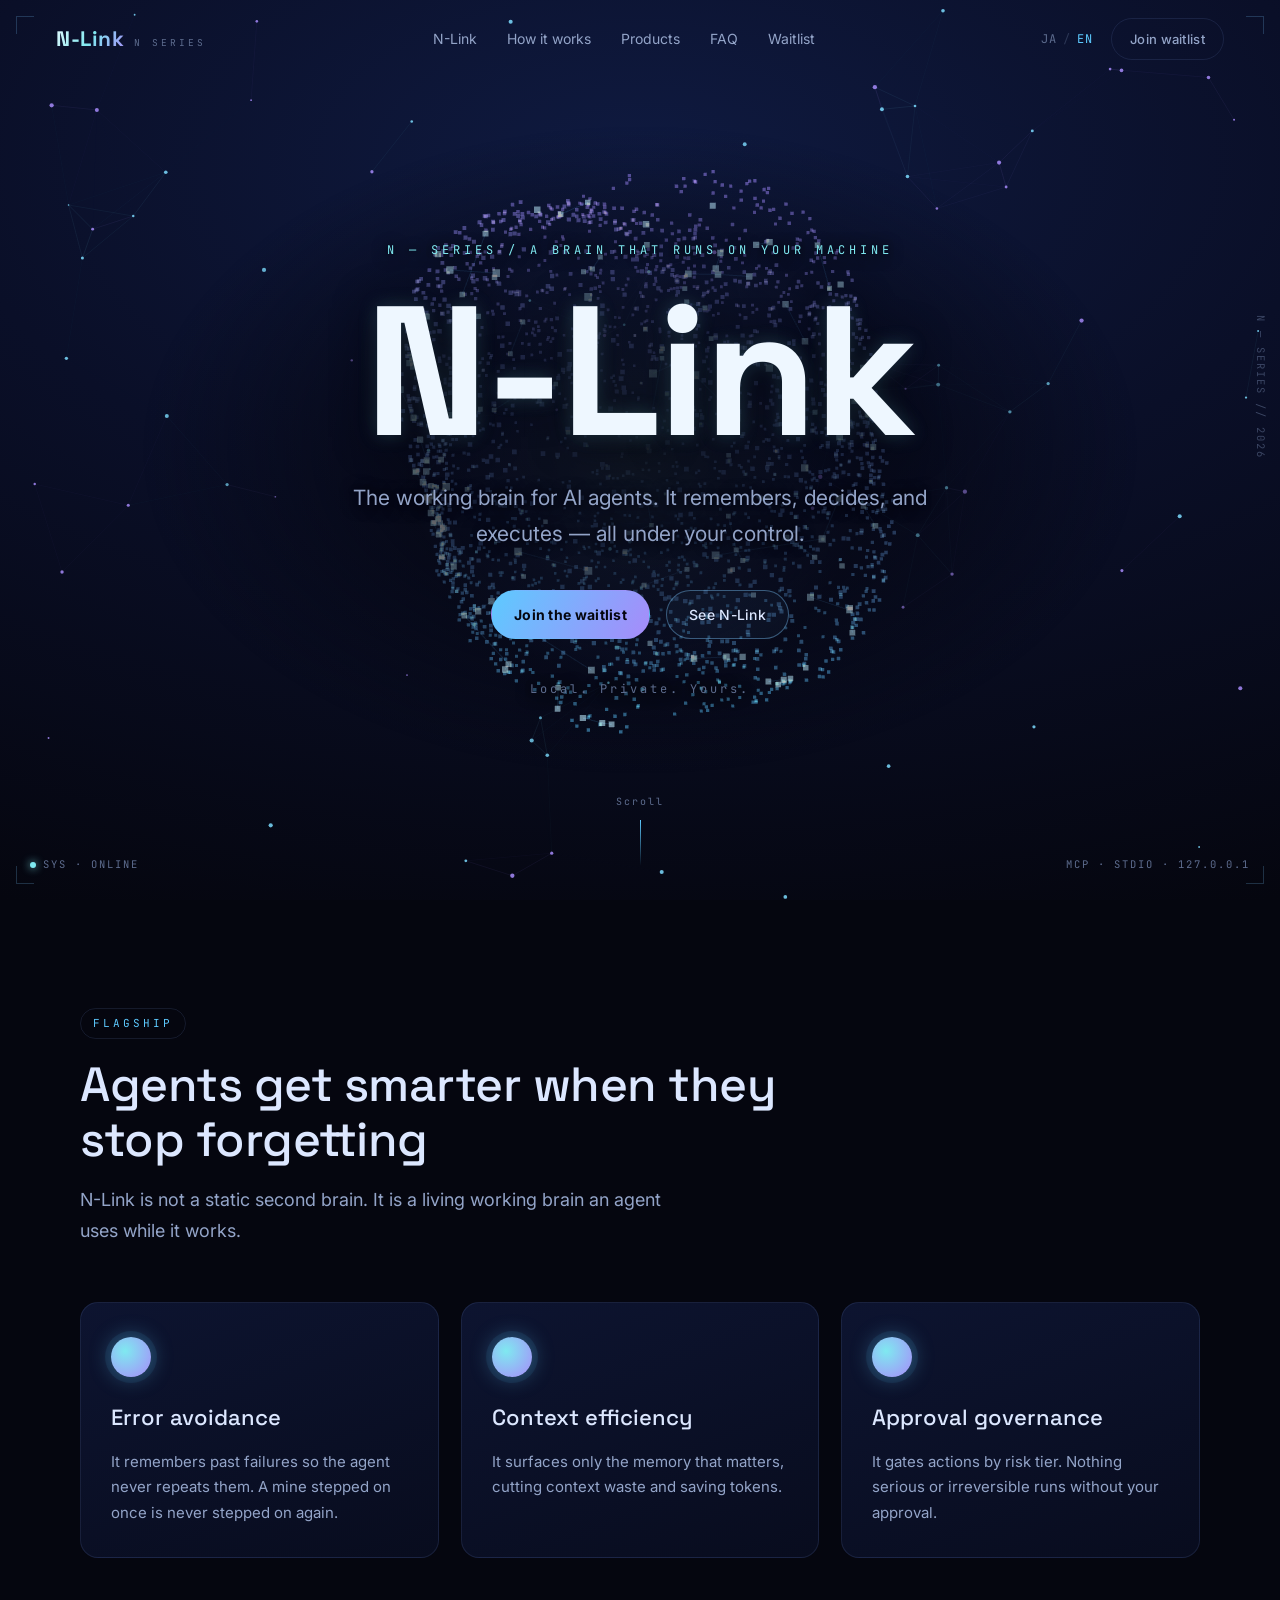
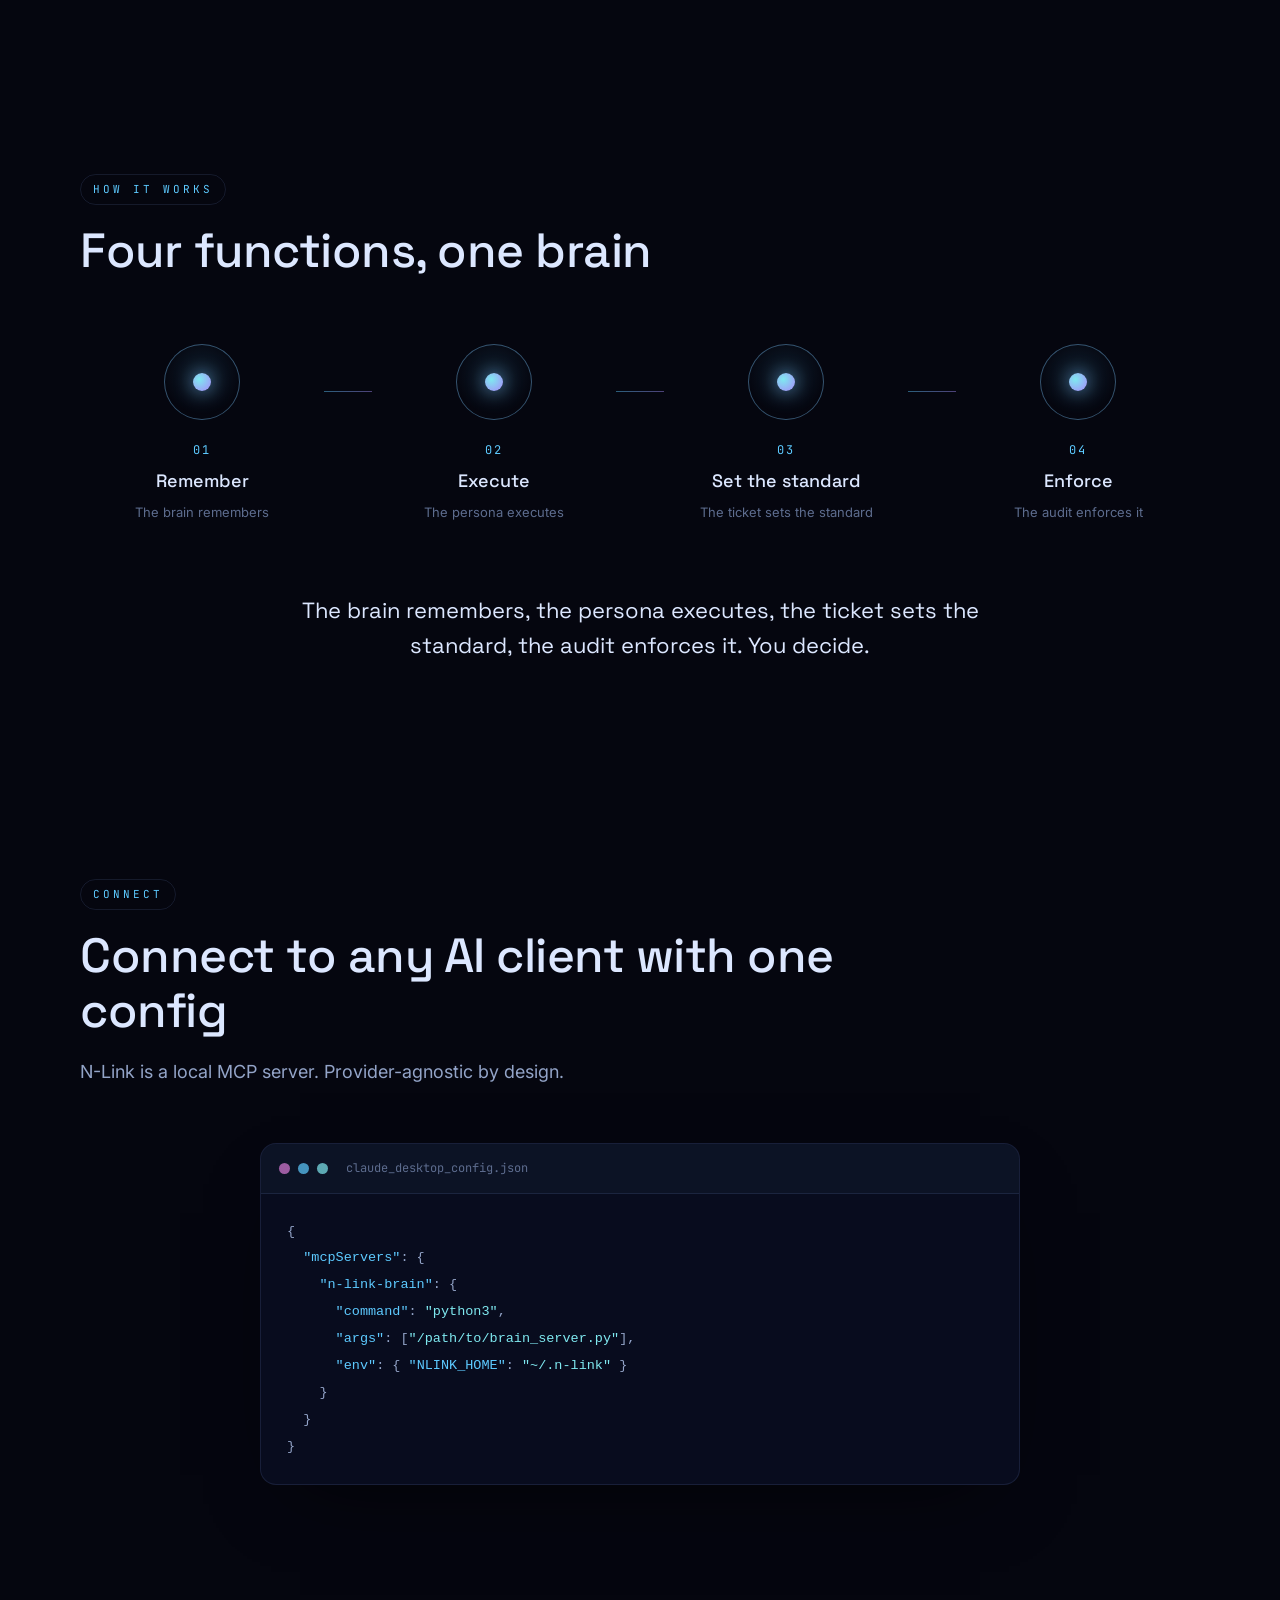
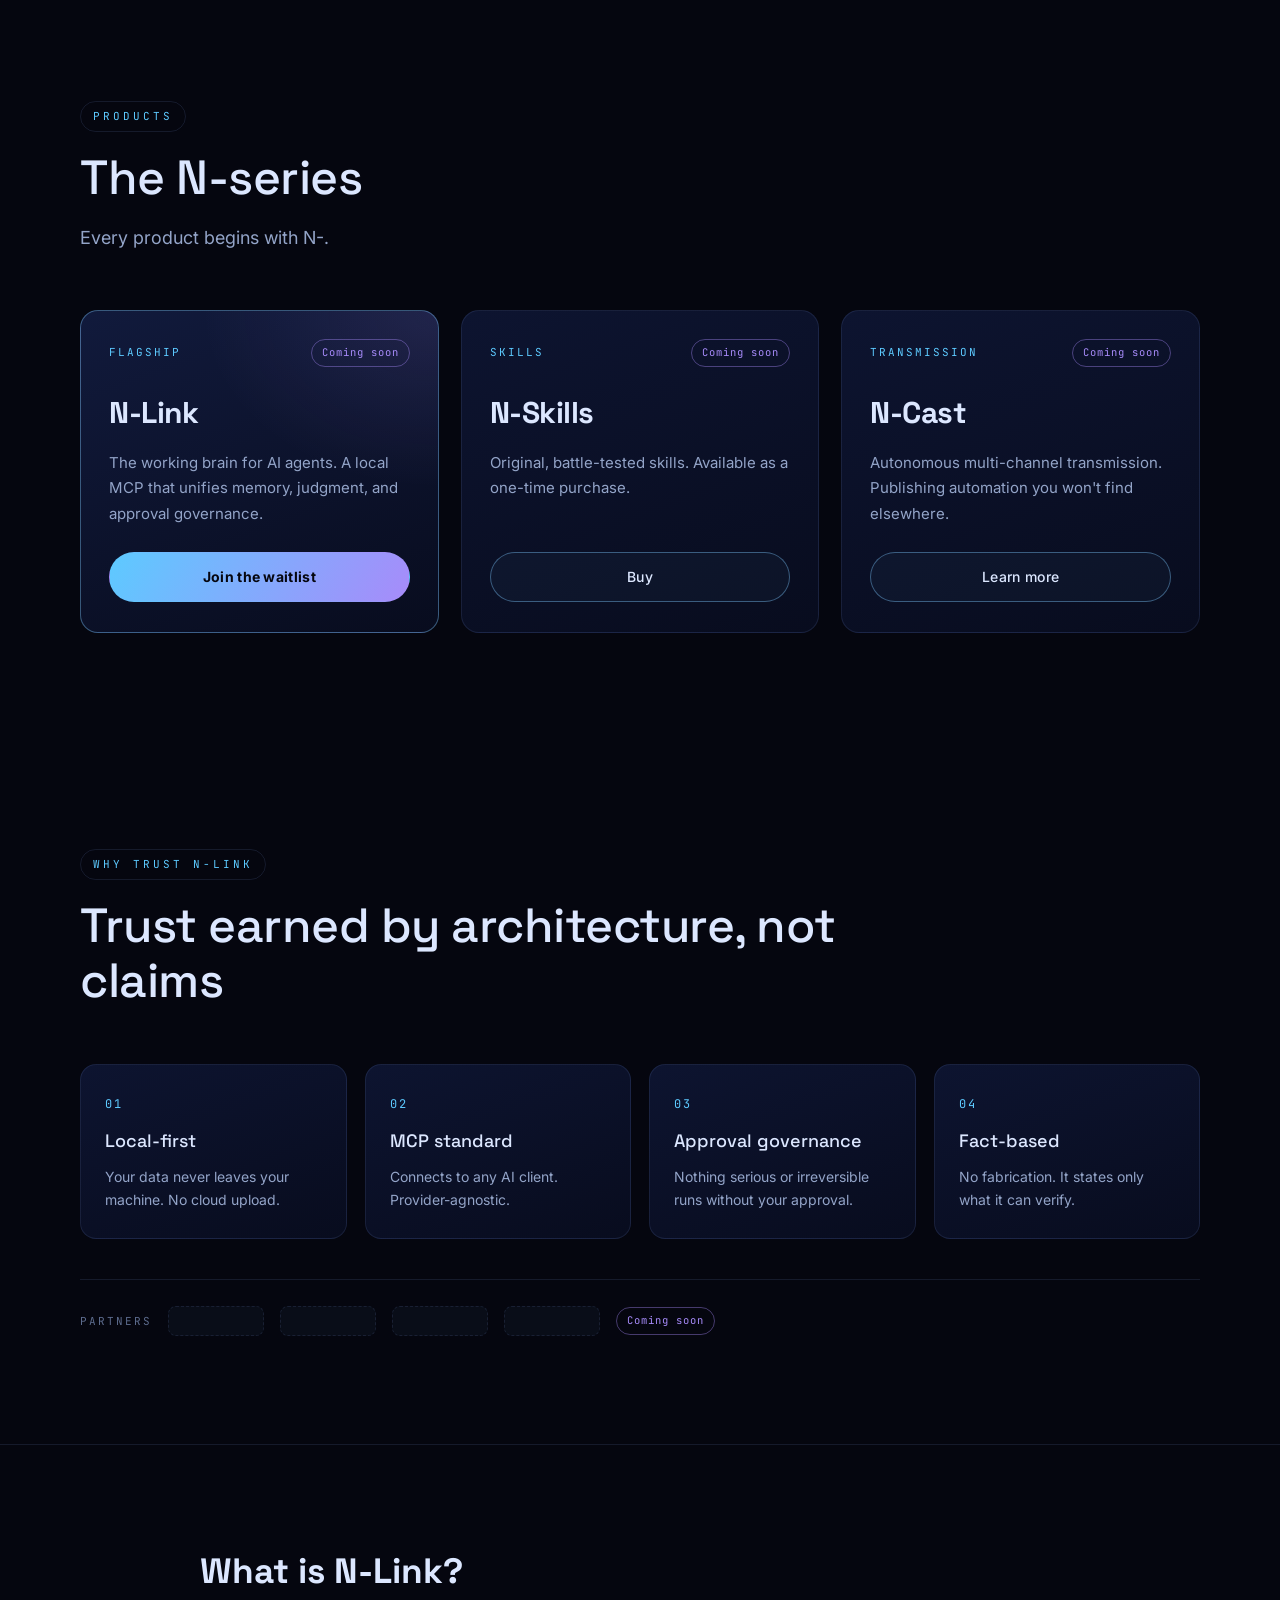
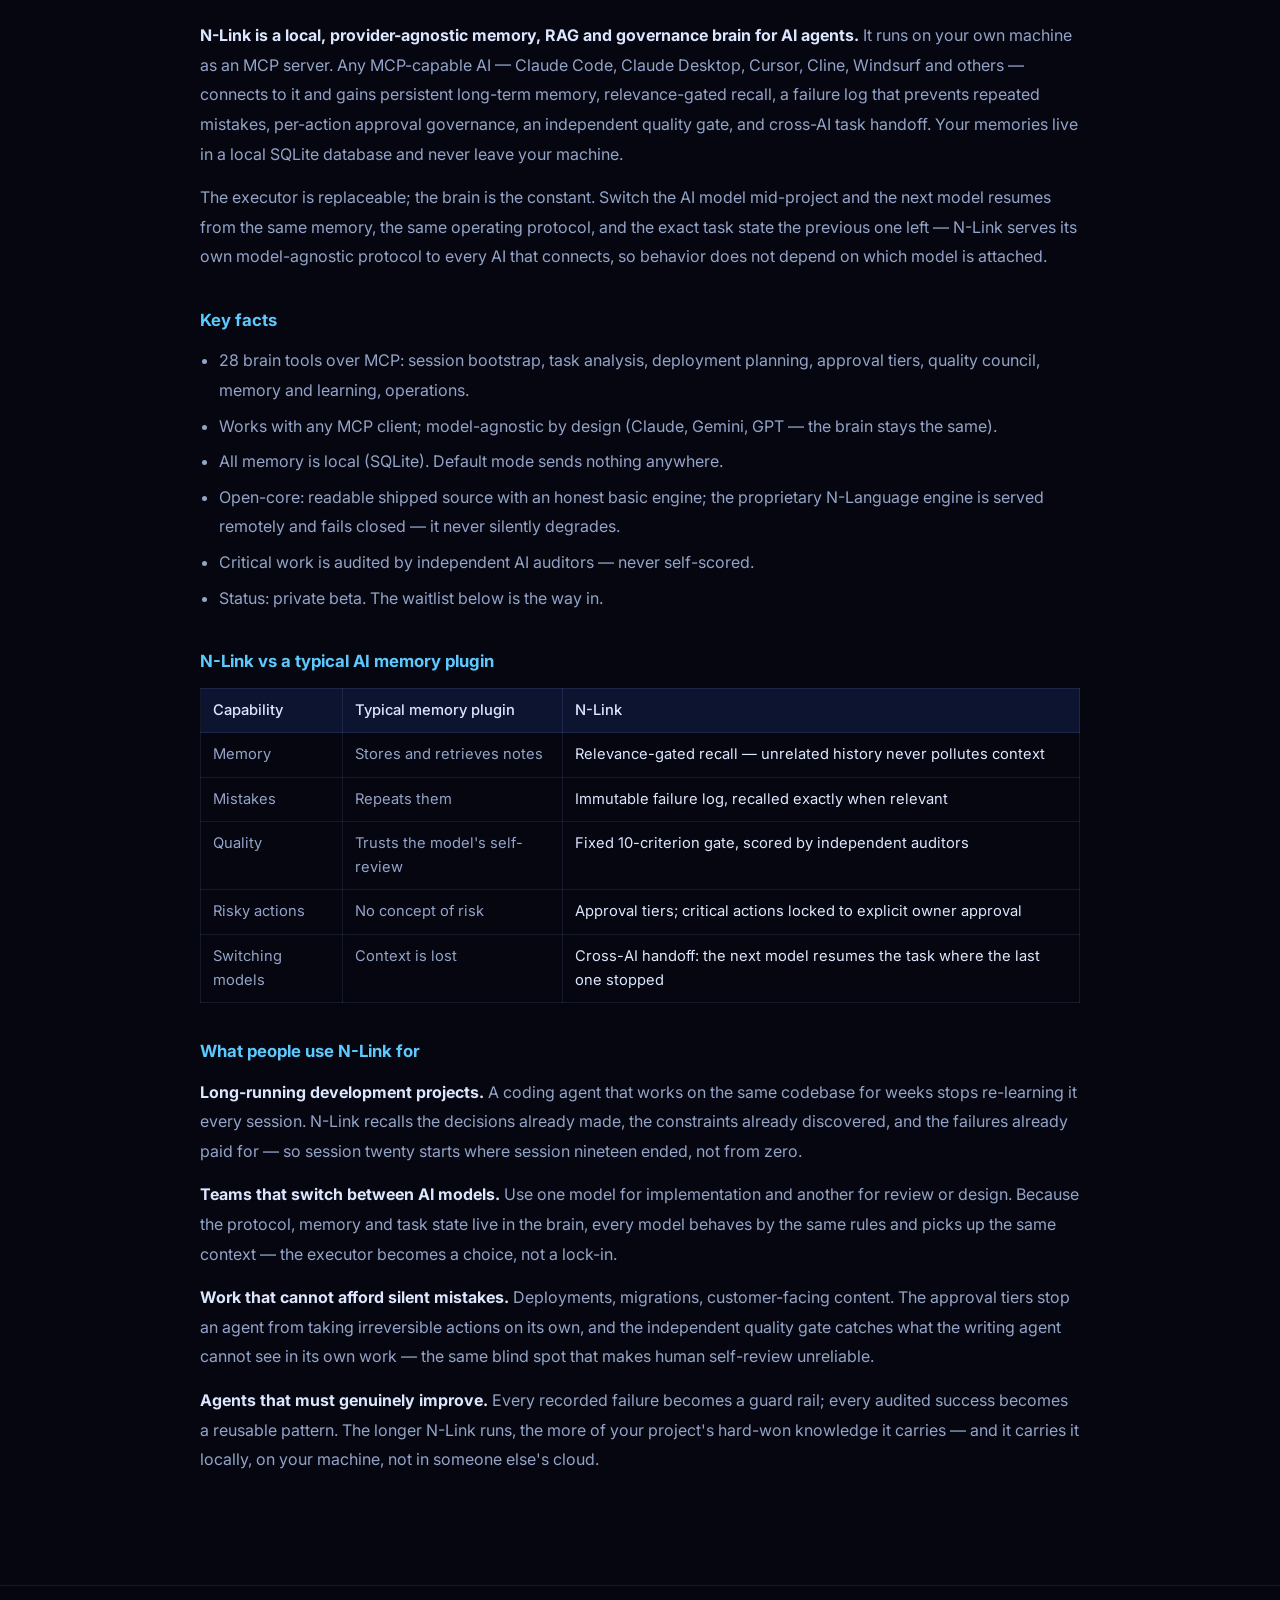
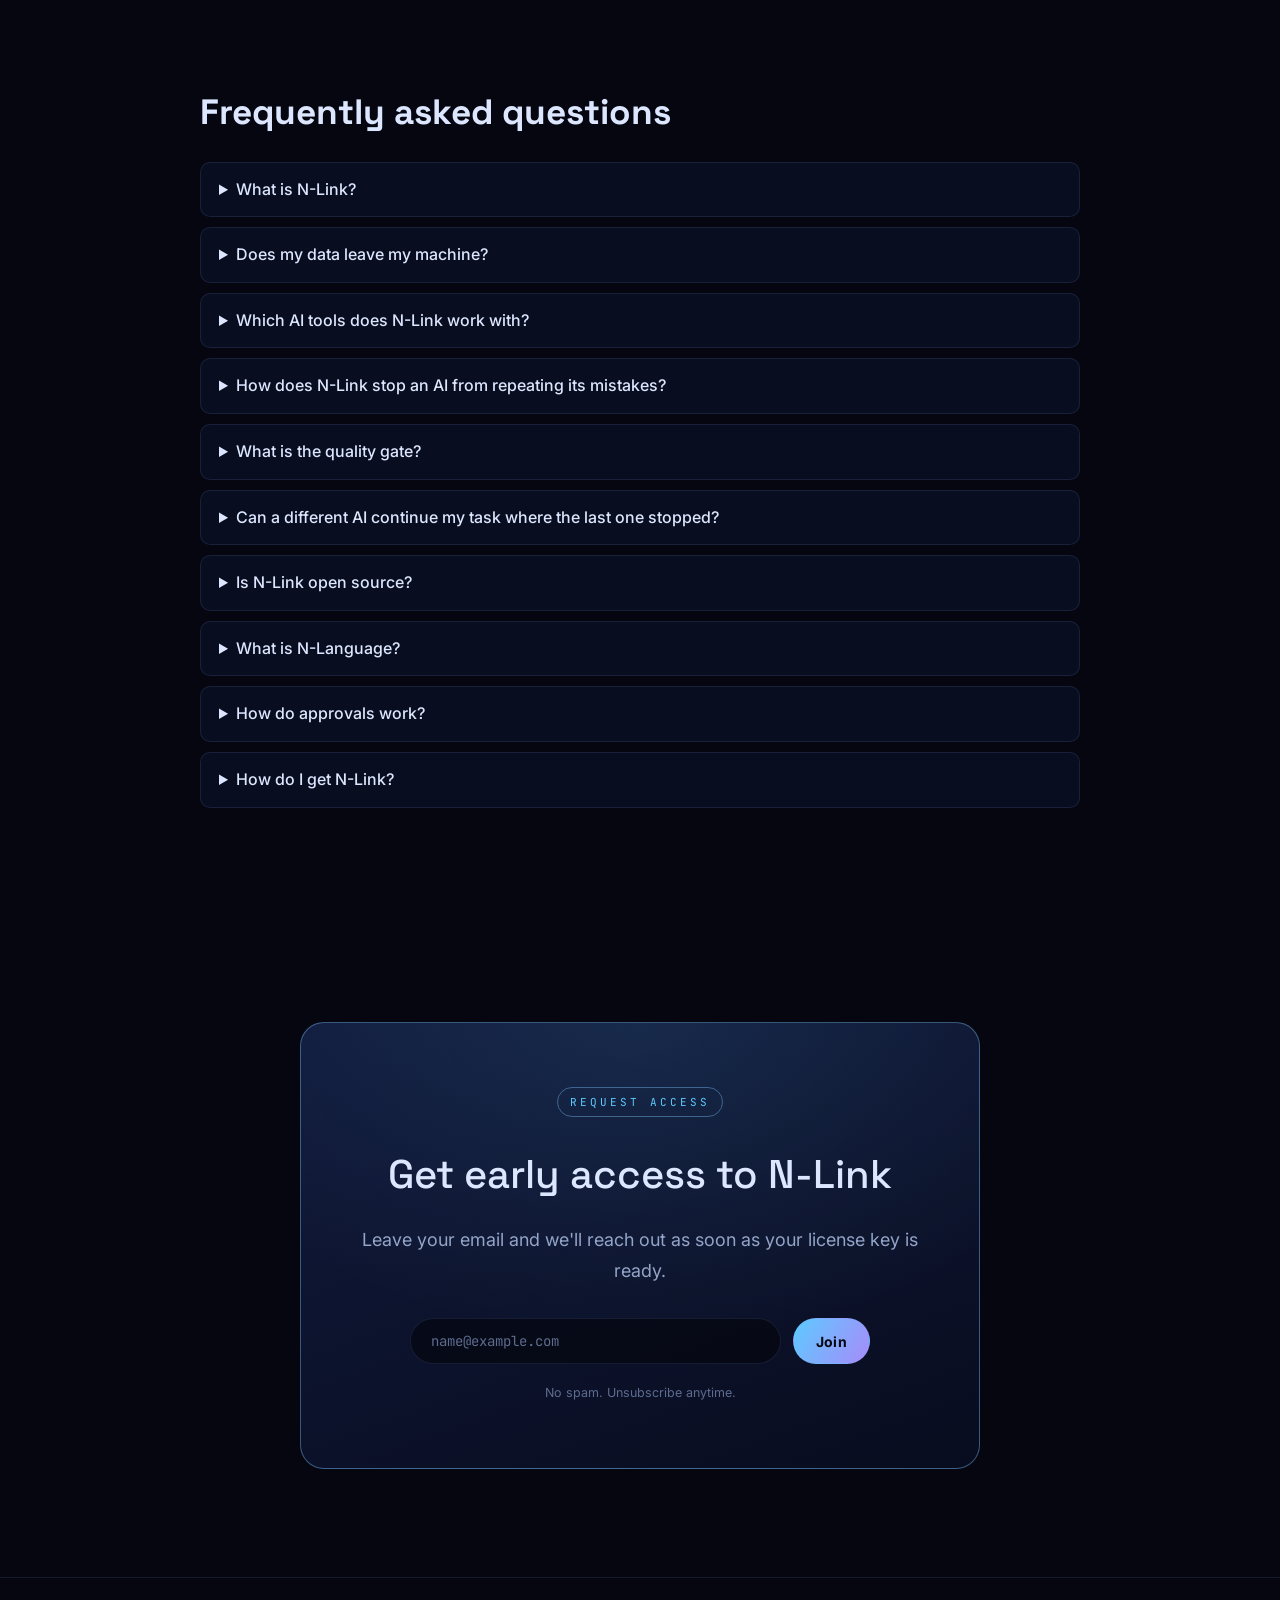
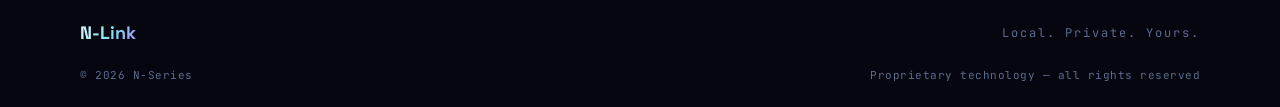
<file: index.html>
<!DOCTYPE html>
<html lang="ja">
<head>
<meta charset="UTF-8" />
<meta name="viewport" content="width=device-width, initial-scale=1.0" />
<title>N-Link — The working brain for AI agents | AIエージェントのワーキングブレイン</title>
<meta name="description" content="N-Link is a local, provider-agnostic memory, RAG and governance brain for AI agents. It runs on your machine as an MCP server: persistent memory, mistake avoidance, approval governance, independent quality audits, and cross-AI task handoff. Local. Private. Yours." />
<!-- SET-ON-DEPLOY: replace tnkfreelance.github.io/nlink-site in canonical/og:url/sitemap.xml/robots.txt once the domain is chosen (see DEPLOY.md) -->
<link rel="canonical" href="https://tnkfreelance.github.io/nlink-site/" />
<meta property="og:url" content="https://tnkfreelance.github.io/nlink-site/" />
<meta property="og:title" content="N-Link — The working brain for AI agents" />
<meta property="og:description" content="A local, provider-agnostic memory / RAG / governance brain for AI agents. It remembers, decides and enforces quality — on your machine, under your control." />
<meta property="og:type" content="website" />
<meta property="og:site_name" content="N-Link" />
<meta name="twitter:card" content="summary_large_image" />
<meta name="twitter:title" content="N-Link — The working brain for AI agents" />
<meta name="twitter:description" content="Local, private, yours. Persistent memory, mistake avoidance, approval governance and independent quality audits for any MCP-capable AI." />
<script type="application/ld+json">
{
  "@context": "https://schema.org",
  "@graph": [
    {
      "@type": "SoftwareApplication",
      "name": "N-Link",
      "applicationCategory": "DeveloperApplication",
      "operatingSystem": "macOS, Linux, Windows",
      "description": "N-Link is a local, provider-agnostic memory, RAG and governance brain for AI agents. It runs as a local MCP server and gives any MCP-capable AI persistent memory, relevance-gated recall, a failure log that prevents repeated mistakes, per-action approval tiers, an independent quality gate, and cross-AI task handoff. Memories stay in a local database on the user's machine.",
      "softwareRequirements": "An MCP-capable AI client (Claude Code, Claude Desktop, Cursor, Cline, Windsurf, and others); Python 3.10+",
      "releaseNotes": "Private beta — waitlist open.",
      "author": { "@type": "Organization", "name": "N-Series" }
    },
    {
      "@type": "Organization",
      "name": "N-Series",
      "description": "N-Series builds N-Link, the working brain for AI agents, and related proprietary AI infrastructure."
    },
    {
      "@type": "FAQPage",
      "mainEntity": [
        {
          "@type": "Question",
          "name": "What is N-Link?",
          "acceptedAnswer": { "@type": "Answer", "text": "N-Link is a local, provider-agnostic memory, RAG and governance brain for AI agents. It runs on your own machine as an MCP server and gives any MCP-capable AI persistent long-term memory, relevance-gated recall, mistake avoidance, approval governance and an independent quality gate. Your memories never leave your machine." }
        },
        {
          "@type": "Question",
          "name": "Does my data leave my machine?",
          "acceptedAnswer": { "@type": "Answer", "text": "No. All memories and learning live in a local SQLite database on your machine. In the default local mode nothing is sent anywhere. The optional premium engine mode sends only the analyzed task text to the endpoint you configure, over an authenticated connection; the database itself never leaves your machine." }
        },
        {
          "@type": "Question",
          "name": "Which AI tools does N-Link work with?",
          "acceptedAnswer": { "@type": "Answer", "text": "Any MCP-capable client: Claude Code, Claude Desktop, Cursor, Cline, Windsurf and others. N-Link is model-agnostic — a session started with one AI model can be continued by another, because the brain, not the model, holds the memory, protocol and task state." }
        },
        {
          "@type": "Question",
          "name": "How does N-Link stop an AI from repeating its mistakes?",
          "acceptedAnswer": { "@type": "Answer", "text": "Every failure is recorded in an immutable failure log. Before new work starts, N-Link recalls past failures that are genuinely relevant to the task (relevance-gated, so unrelated history never pollutes context) and injects them as things to avoid, together with the solutions that fixed them." }
        },
        {
          "@type": "Question",
          "name": "What is the quality gate?",
          "acceptedAnswer": { "@type": "Answer", "text": "Work is scored against a fixed 10-criterion rubric before it may be called done. Critical work is judged by independent auditors — separate AI agents, or even a different AI model — never by the same agent that wrote it, because self-review drifts lenient. Failed work goes back for rework; only passing work is stored as a reusable success." }
        },
        {
          "@type": "Question",
          "name": "Can a different AI continue my task where the last one stopped?",
          "acceptedAnswer": { "@type": "Answer", "text": "Yes. N-Link records task state automatically as work happens. Any AI that connects to the same brain can call one tool and receive the previous task, its plan overview, what was done, what is open and the recommended next step." }
        },
        {
          "@type": "Question",
          "name": "Is N-Link open source?",
          "acceptedAnswer": { "@type": "Answer", "text": "N-Link is open-core. The distributed core ships readable source with an honest built-in basic engine. The proprietary N-Language engine — the technology that understands the true intent behind words — is not distributed; it is available as a hosted premium service, and the client fails closed rather than silently degrading." }
        },
        {
          "@type": "Question",
          "name": "What is N-Language?",
          "acceptedAnswer": { "@type": "Answer", "text": "N-Language is N-Link's proprietary technology for understanding the true intent behind words. It drives intent analysis, memory importance and task-specific persona selection. Implementation details are not disclosed; the shipped product uses it through a hosted engine, and a clearly-labeled basic engine works offline." }
        },
        {
          "@type": "Question",
          "name": "How do approvals work?",
          "acceptedAnswer": { "@type": "Answer", "text": "Every side-effectful action is classified into a risk tier before it runs. Routine actions can auto-approve; critical, irreversible actions — money, contracts, deletion — always require the owner's explicit approval and can never be auto-approved, by a locked policy." }
        },
        {
          "@type": "Question",
          "name": "How do I get N-Link?",
          "acceptedAnswer": { "@type": "Answer", "text": "N-Link is currently in private beta. Join the waitlist on this page and you will be contacted when access opens." }
        }
      ]
    }
  ]
}
</script>
<link rel="preconnect" href="https://fonts.googleapis.com" />
<link rel="preconnect" href="https://fonts.gstatic.com" crossorigin />
<link href="https://fonts.googleapis.com/css2?family=Space+Grotesk:wght@400;500;700&family=Inter:wght@400;500&family=JetBrains+Mono:wght@400;500&family=Noto+Sans+JP:wght@400;500;700&display=swap" rel="stylesheet" />
<link rel="stylesheet" href="css/style.css" />
</head>
<body data-lang="ja">

<canvas id="quantum-field" aria-hidden="true"></canvas>

<div class="hud" aria-hidden="true">
  <span class="hud__corner hud__corner--tl"></span>
  <span class="hud__corner hud__corner--tr"></span>
  <span class="hud__corner hud__corner--bl"></span>
  <span class="hud__corner hud__corner--br"></span>
  <span class="hud__edge hud__edge--bl"><i class="hud__dot"></i>SYS · ONLINE</span>
  <span class="hud__edge hud__edge--br">MCP · STDIO · 127.0.0.1</span>
  <span class="hud__edge hud__edge--right">N — SERIES // 2026</span>
</div>

<header class="nav" id="nav">
  <a class="nav__brand" href="#top" aria-label="N-Link home">
    <span class="nav__mark">N-Link</span>
    <span class="nav__series">N&nbsp;SERIES</span>
  </a>
  <nav class="nav__links" aria-label="primary">
    <a href="#flagship" data-ja="N-Link" data-en="N-Link">N-Link</a>
    <a href="#how" data-ja="仕組み" data-en="How it works">仕組み</a>
    <a href="#products" data-ja="プロダクト" data-en="Products">プロダクト</a>
    <a href="#faq" data-ja="FAQ" data-en="FAQ">FAQ</a>
    <a href="#waitlist" data-ja="登録" data-en="Waitlist">登録</a>
  </nav>
  <div class="nav__actions">
    <button id="lang-toggle" class="lang-toggle" type="button" aria-label="Switch language">
      <span class="lang-toggle__opt is-active" data-lang-opt="ja">JA</span>
      <span class="lang-toggle__sep">/</span>
      <span class="lang-toggle__opt" data-lang-opt="en">EN</span>
    </button>
    <a href="#waitlist" class="btn btn--ghost" data-ja="ウェイトリスト" data-en="Join waitlist">ウェイトリスト</a>
  </div>
</header>

<main id="top">

  <section class="hero" id="hero">
    <canvas id="hero-3d" aria-hidden="true"></canvas>
    <div class="hero__inner">
      <p class="hero__eyebrow reveal" data-ja="N — シリーズ / ローカルで動くAIの脳" data-en="N — series / a brain that runs on your machine">N — シリーズ / ローカルで動くAIの脳</p>
      <h1 class="hero__title reveal">N-Link</h1>
      <p class="hero__lede reveal" data-ja="AIエージェントのワーキングブレイン。記憶し、判断し、実行する — すべてあなたの管理下で。" data-en="The working brain for AI agents. It remembers, decides, and executes — all under your control.">AIエージェントのワーキングブレイン。記憶し、判断し、実行する — すべてあなたの管理下で。</p>
      <div class="hero__cta reveal">
        <a href="#waitlist" class="btn btn--primary" data-ja="ウェイトリストに参加" data-en="Join the waitlist">ウェイトリストに参加</a>
        <a href="#flagship" class="btn btn--line" data-ja="N-Linkを見る" data-en="See N-Link">N-Linkを見る</a>
      </div>
      <p class="hero__tag reveal" data-ja="ローカル。プライベート。あなたのもの。" data-en="Local. Private. Yours.">ローカル。プライベート。あなたのもの。</p>
    </div>
    <div class="hero__scroll" aria-hidden="true">
      <span data-ja="スクロール" data-en="Scroll">スクロール</span>
      <span class="hero__scroll-line"></span>
    </div>
  </section>

  <section class="flagship" id="flagship">
    <div class="section-head reveal">
      <span class="eyebrow" data-ja="目玉商品" data-en="Flagship">目玉商品</span>
      <h2 data-ja="エージェントが賢くなるのは、忘れないからだ" data-en="Agents get smarter when they stop forgetting">エージェントが賢くなるのは、忘れないからだ</h2>
      <p class="section-sub" data-ja="N-Linkは静的な第二の脳ではない。エージェントが作業中に使う、生きたワーキングブレインだ。" data-en="N-Link is not a static second brain. It is a living working brain an agent uses while it works.">N-Linkは静的な第二の脳ではない。エージェントが作業中に使う、生きたワーキングブレインだ。</p>
    </div>
    <div class="value-grid">
      <article class="value-card reveal">
        <div class="value-card__node" aria-hidden="true"></div>
        <h3 data-ja="エラー回避" data-en="Error avoidance">エラー回避</h3>
        <p data-ja="過去の失敗を記憶し、同じ間違いを繰り返させない。一度踏んだ地雷は二度と踏まない。" data-en="It remembers past failures so the agent never repeats them. A mine stepped on once is never stepped on again.">過去の失敗を記憶し、同じ間違いを繰り返させない。一度踏んだ地雷は二度と踏まない。</p>
      </article>
      <article class="value-card reveal">
        <div class="value-card__node" aria-hidden="true"></div>
        <h3 data-ja="コンテキスト削減" data-en="Context efficiency">コンテキスト削減</h3>
        <p data-ja="必要な記憶だけを的確に引き出す。文脈の浪費を抑え、トークンを無駄にしない。" data-en="It surfaces only the memory that matters, cutting context waste and saving tokens.">必要な記憶だけを的確に引き出す。文脈の浪費を抑え、トークンを無駄にしない。</p>
      </article>
      <article class="value-card reveal">
        <div class="value-card__node" aria-hidden="true"></div>
        <h3 data-ja="承認ガバナンス" data-en="Approval governance">承認ガバナンス</h3>
        <p data-ja="リスク階層で行動をゲートする。重大・不可逆な操作はあなたの承認なしに実行されない。" data-en="It gates actions by risk tier. Nothing serious or irreversible runs without your approval.">リスク階層で行動をゲートする。重大・不可逆な操作はあなたの承認なしに実行されない。</p>
      </article>
    </div>
  </section>

  <section class="how" id="how">
    <div class="section-head reveal">
      <span class="eyebrow" data-ja="仕組み" data-en="How it works">仕組み</span>
      <h2 data-ja="4つの働きが、ひとつの脳になる" data-en="Four functions, one brain">4つの働きが、ひとつの脳になる</h2>
    </div>
    <div class="pipeline reveal" role="img" aria-label="Pipeline: the brain remembers, the persona executes, the ticket sets the standard, the audit enforces it.">
      <div class="pipe-step">
        <div class="pipe-step__orb" aria-hidden="true"><span></span></div>
        <span class="pipe-step__no">01</span>
        <h3 data-ja="記憶する" data-en="Remember">記憶する</h3>
        <p data-ja="脳が憶えている" data-en="The brain remembers">脳が憶えている</p>
      </div>
      <div class="pipe-link" aria-hidden="true"></div>
      <div class="pipe-step">
        <div class="pipe-step__orb" aria-hidden="true"><span></span></div>
        <span class="pipe-step__no">02</span>
        <h3 data-ja="実行する" data-en="Execute">実行する</h3>
        <p data-ja="人格が遂行する" data-en="The persona executes">人格が遂行する</p>
      </div>
      <div class="pipe-link" aria-hidden="true"></div>
      <div class="pipe-step">
        <div class="pipe-step__orb" aria-hidden="true"><span></span></div>
        <span class="pipe-step__no">03</span>
        <h3 data-ja="基準を定める" data-en="Set the standard">基準を定める</h3>
        <p data-ja="チケットが水準を決める" data-en="The ticket sets the standard">チケットが水準を決める</p>
      </div>
      <div class="pipe-link" aria-hidden="true"></div>
      <div class="pipe-step">
        <div class="pipe-step__orb" aria-hidden="true"><span></span></div>
        <span class="pipe-step__no">04</span>
        <h3 data-ja="監査する" data-en="Enforce">監査する</h3>
        <p data-ja="監査が品質を守る" data-en="The audit enforces it">監査が品質を守る</p>
      </div>
    </div>
    <p class="how__creed reveal" data-ja="脳が憶え、人格が動き、チケットが水準を決め、監査が守る。決めるのは、あなただ。" data-en="The brain remembers, the persona executes, the ticket sets the standard, the audit enforces it. You decide.">脳が憶え、人格が動き、チケットが水準を決め、監査が守る。決めるのは、あなただ。</p>
  </section>

  <section class="code" id="code">
    <div class="section-head reveal">
      <span class="eyebrow" data-ja="接続" data-en="Connect">接続</span>
      <h2 data-ja="任意のAIクライアントに、1つの設定で繋がる" data-en="Connect to any AI client with one config">任意のAIクライアントに、1つの設定で繋がる</h2>
      <p class="section-sub" data-ja="N-LinkはローカルのMCPサーバー。プロバイダーに依存しない。" data-en="N-Link is a local MCP server. Provider-agnostic by design.">N-LinkはローカルのMCPサーバー。プロバイダーに依存しない。</p>
    </div>
    <div class="code-block reveal">
      <div class="code-block__bar" aria-hidden="true">
        <span class="dot"></span><span class="dot"></span><span class="dot"></span>
        <span class="code-block__name">claude_desktop_config.json</span>
      </div>
<pre><code>{
  <span class="tok-key">"mcpServers"</span>: {
    <span class="tok-key">"n-link-brain"</span>: {
      <span class="tok-key">"command"</span>: <span class="tok-str">"python3"</span>,
      <span class="tok-key">"args"</span>: [<span class="tok-str">"/path/to/brain_server.py"</span>],
      <span class="tok-key">"env"</span>: { <span class="tok-key">"NLINK_HOME"</span>: <span class="tok-str">"~/.n-link"</span> }
    }
  }
}</code></pre>
    </div>
  </section>

  <section class="products" id="products">
    <div class="section-head reveal">
      <span class="eyebrow" data-ja="プロダクト" data-en="Products">プロダクト</span>
      <h2 data-ja="N-シリーズ" data-en="The N-series">N-シリーズ</h2>
      <p class="section-sub" data-ja="すべての作品は N- から始まる。" data-en="Every product begins with N-.">すべての作品は N- から始まる。</p>
    </div>
    <div class="product-grid">
      <article class="product-card product-card--feature reveal">
        <div class="product-card__top">
          <span class="product-card__tag" data-ja="目玉" data-en="Flagship">目玉</span>
          <span class="product-card__status status--soon" data-ja="準備中" data-en="Coming soon">準備中</span>
        </div>
        <h3>N-Link</h3>
        <p data-ja="AIエージェントのワーキングブレイン。ローカルMCP。記憶・判断・承認ガバナンスを1つに。" data-en="The working brain for AI agents. A local MCP that unifies memory, judgment, and approval governance.">AIエージェントのワーキングブレイン。ローカルMCP。記憶・判断・承認ガバナンスを1つに。</p>
        <a href="#waitlist" class="btn btn--primary btn--block" data-ja="ウェイトリストに参加" data-en="Join the waitlist">ウェイトリストに参加</a>
      </article>
      <article class="product-card reveal">
        <div class="product-card__top">
          <span class="product-card__tag" data-ja="スキル" data-en="Skills">スキル</span>
          <span class="product-card__status status--soon" data-ja="準備中" data-en="Coming soon">準備中</span>
        </div>
        <h3>N-Skills</h3>
        <p data-ja="現場で磨いたオリジナルのスキル群。買い切りで導入できる。" data-en="Original, battle-tested skills. Available as a one-time purchase.">現場で磨いたオリジナルのスキル群。買い切りで導入できる。</p>
        <!-- LEMON SQUEEZY: replace href with the product/checkout URL once issued -->
        <a href="#" class="btn btn--line btn--block" data-ja="購入する" data-en="Buy">購入する</a>
      </article>
      <article class="product-card reveal">
        <div class="product-card__top">
          <span class="product-card__tag" data-ja="送信" data-en="Transmission">送信</span>
          <span class="product-card__status status--soon" data-ja="準備中" data-en="Coming soon">準備中</span>
        </div>
        <h3>N-Cast</h3>
        <p data-ja="自律マルチチャネル送信技術。他にはない配信の自動化を。" data-en="Autonomous multi-channel transmission. Publishing automation you won't find elsewhere.">自律マルチチャネル送信技術。他にはない配信の自動化を。</p>
        <a href="#waitlist" class="btn btn--line btn--block" data-ja="詳細を見る" data-en="Learn more">詳細を見る</a>
      </article>
    </div>
  </section>

  <section class="trust" id="trust">
    <div class="section-head reveal">
      <span class="eyebrow" data-ja="信頼の理由" data-en="Why trust N-Link">信頼の理由</span>
      <h2 data-ja="主張ではなく、構造で信頼を担保する" data-en="Trust earned by architecture, not claims">主張ではなく、構造で信頼を担保する</h2>
    </div>
    <ul class="trust__grid reveal">
      <li class="trust__chip">
        <span class="trust__k">01</span>
        <h3 data-ja="ローカル実行" data-en="Local-first">ローカル実行</h3>
        <p data-ja="データは端末から出ない。クラウド送信なし。" data-en="Your data never leaves your machine. No cloud upload.">データは端末から出ない。クラウド送信なし。</p>
      </li>
      <li class="trust__chip">
        <span class="trust__k">02</span>
        <h3 data-ja="MCP標準" data-en="MCP standard">MCP標準</h3>
        <p data-ja="任意のAIクライアントに接続。プロバイダー非依存。" data-en="Connects to any AI client. Provider-agnostic.">任意のAIクライアントに接続。プロバイダー非依存。</p>
      </li>
      <li class="trust__chip">
        <span class="trust__k">03</span>
        <h3 data-ja="承認ガバナンス" data-en="Approval governance">承認ガバナンス</h3>
        <p data-ja="重大・不可逆な操作はあなたの承認なしに実行されない。" data-en="Nothing serious or irreversible runs without your approval.">重大・不可逆な操作はあなたの承認なしに実行されない。</p>
      </li>
      <li class="trust__chip">
        <span class="trust__k">04</span>
        <h3 data-ja="事実ベース" data-en="Fact-based">事実ベース</h3>
        <p data-ja="幻を作らない。確認できることだけを述べる。" data-en="No fabrication. It states only what it can verify.">幻を作らない。確認できることだけを述べる。</p>
      </li>
    </ul>
    <div class="trust__logos reveal" role="group" aria-label="Partner logos coming soon">
      <span class="trust__logos-label" data-ja="導入パートナー" data-en="Partners">導入パートナー</span>
      <span class="trust__slot"></span>
      <span class="trust__slot"></span>
      <span class="trust__slot"></span>
      <span class="trust__slot"></span>
      <span class="trust__logos-soon" data-ja="準備中" data-en="Coming soon">準備中</span>
    </div>
  </section>

  <section class="knowledge" id="about">
    <div class="knowledge__inner">
      <div class="i18n-en">
        <h2>What is N-Link?</h2>
        <p><strong>N-Link is a local, provider-agnostic memory, RAG and governance brain for AI agents.</strong>
        It runs on your own machine as an MCP server. Any MCP-capable AI — Claude Code, Claude Desktop,
        Cursor, Cline, Windsurf and others — connects to it and gains persistent long-term memory,
        relevance-gated recall, a failure log that prevents repeated mistakes, per-action approval
        governance, an independent quality gate, and cross-AI task handoff. Your memories live in a
        local SQLite database and never leave your machine.</p>
        <p>The executor is replaceable; the brain is the constant. Switch the AI model mid-project and
        the next model resumes from the same memory, the same operating protocol, and the exact task
        state the previous one left — N-Link serves its own model-agnostic protocol to every AI that
        connects, so behavior does not depend on which model is attached.</p>
        <h3>Key facts</h3>
        <ul>
          <li>28 brain tools over MCP: session bootstrap, task analysis, deployment planning, approval tiers, quality council, memory and learning, operations.</li>
          <li>Works with any MCP client; model-agnostic by design (Claude, Gemini, GPT — the brain stays the same).</li>
          <li>All memory is local (SQLite). Default mode sends nothing anywhere.</li>
          <li>Open-core: readable shipped source with an honest basic engine; the proprietary N-Language engine is served remotely and fails closed — it never silently degrades.</li>
          <li>Critical work is audited by independent AI auditors — never self-scored.</li>
          <li>Status: private beta. The waitlist below is the way in.</li>
        </ul>
        <h3>N-Link vs a typical AI memory plugin</h3>
        <table>
          <thead><tr><th>Capability</th><th>Typical memory plugin</th><th>N-Link</th></tr></thead>
          <tbody>
            <tr><td>Memory</td><td>Stores and retrieves notes</td><td>Relevance-gated recall — unrelated history never pollutes context</td></tr>
            <tr><td>Mistakes</td><td>Repeats them</td><td>Immutable failure log, recalled exactly when relevant</td></tr>
            <tr><td>Quality</td><td>Trusts the model's self-review</td><td>Fixed 10-criterion gate, scored by independent auditors</td></tr>
            <tr><td>Risky actions</td><td>No concept of risk</td><td>Approval tiers; critical actions locked to explicit owner approval</td></tr>
            <tr><td>Switching models</td><td>Context is lost</td><td>Cross-AI handoff: the next model resumes the task where the last one stopped</td></tr>
          </tbody>
        </table>
        <h3>What people use N-Link for</h3>
        <p><strong>Long-running development projects.</strong> A coding agent that works on the same
        codebase for weeks stops re-learning it every session. N-Link recalls the decisions already
        made, the constraints already discovered, and the failures already paid for — so session
        twenty starts where session nineteen ended, not from zero.</p>
        <p><strong>Teams that switch between AI models.</strong> Use one model for implementation and
        another for review or design. Because the protocol, memory and task state live in the brain,
        every model behaves by the same rules and picks up the same context — the executor becomes a
        choice, not a lock-in.</p>
        <p><strong>Work that cannot afford silent mistakes.</strong> Deployments, migrations,
        customer-facing content. The approval tiers stop an agent from taking irreversible actions on
        its own, and the independent quality gate catches what the writing agent cannot see in its
        own work — the same blind spot that makes human self-review unreliable.</p>
        <p><strong>Agents that must genuinely improve.</strong> Every recorded failure becomes a
        guard rail; every audited success becomes a reusable pattern. The longer N-Link runs, the
        more of your project's hard-won knowledge it carries — and it carries it locally, on your
        machine, not in someone else's cloud.</p>
      </div>
      <div class="i18n-ja">
        <h2>N-Linkとは</h2>
        <p><strong>N-Linkは、AIエージェントのためのローカルで動くプロバイダ非依存の記憶・RAG・ガバナンス脳です。</strong>
        あなたのマシン上でMCPサーバーとして動作し、MCP対応のAI(Claude Code、Claude Desktop、Cursor、
        Cline、Windsurfなど)が接続すると、永続的な長期記憶、関連度ゲート付きの想起、同じ失敗を繰り返させない
        失敗ログ、アクション単位の承認ガバナンス、独立監査による品質ゲート、AI間のタスク引き継ぎを獲得します。
        記憶はローカルのSQLiteデータベースに保存され、マシンの外へは出ません。</p>
        <p>実行者(AIモデル)は交換可能、脳は不変——それがN-Linkの設計思想です。プロジェクトの途中でモデルを
        切り替えても、次のモデルは同じ記憶・同じ運用プロトコル・直前のタスク状態から再開します。接続した
        すべてのAIに脳自身がモデル非依存のプロトコルを配るため、挙動がモデルに依存しません。</p>
        <h3>基本情報</h3>
        <ul>
          <li>MCP経由の28ツール: セッション起動、タスク分析、配置計画、承認tier、品質評議会、記憶と学習、運用。</li>
          <li>任意のMCPクライアントで動作。モデル非依存設計(Claude、Gemini、GPT——脳は同じ)。</li>
          <li>記憶は完全ローカル(SQLite)。既定モードでは何も外部送信しません。</li>
          <li>オープンコア: 配布版は可読ソース+正直なベーシックエンジン。独自のN言語エンジンはリモート提供で、障害時は明示エラー(無断劣化しない)。</li>
          <li>重要な作業は独立したAI監査官が採点——自己採点はしません。</li>
          <li>現在プライベートベータ。参加は下のウェイトリストから。</li>
        </ul>
        <h3>一般的なAIメモリプラグインとの違い</h3>
        <table>
          <thead><tr><th>能力</th><th>一般的なメモリプラグイン</th><th>N-Link</th></tr></thead>
          <tbody>
            <tr><td>記憶</td><td>ノートの保存と取得</td><td>関連度ゲート付き想起——無関係な履歴が文脈を汚さない</td></tr>
            <tr><td>失敗</td><td>繰り返す</td><td>不変の失敗ログを、関連する瞬間にだけ想起</td></tr>
            <tr><td>品質</td><td>モデルの自己レビュー頼み</td><td>固定10基準ゲート+独立監査官の採点</td></tr>
            <tr><td>危険な操作</td><td>リスクの概念がない</td><td>承認tier制。重大操作はオーナーの明示承認にロック</td></tr>
            <tr><td>モデル切替</td><td>文脈が消える</td><td>AI間引き継ぎ: 次のモデルが直前の状態から再開</td></tr>
          </tbody>
        </table>
        <h3>N-Linkの使いどころ</h3>
        <p><strong>長期の開発プロジェクト。</strong>同じコードベースに何週間も取り組むコーディングエージェントが、
        毎セッションの学び直しをやめられます。決定済みの設計、発見済みの制約、代償を払って学んだ失敗をN-Linkが
        想起するため、20回目のセッションは19回目の続きから始まります——ゼロからではなく。</p>
        <p><strong>複数のAIモデルを使い分けるチーム。</strong>実装はあるモデル、レビューや設計は別のモデル。
        プロトコル・記憶・タスク状態は脳側にあるため、どのモデルも同じルールで動き、同じ文脈を引き継ぎます。
        実行者は「選択肢」になり、「ロックイン」ではなくなります。</p>
        <p><strong>静かな失敗が許されない作業。</strong>デプロイ、移行、顧客向けコンテンツ。承認tierが
        エージェント単独での不可逆操作を止め、独立品質ゲートが「書いた本人には見えない欠陥」を捕まえます——
        人間の自己レビューが当てにならないのと同じ盲点です。</p>
        <p><strong>本当に成長すべきエージェント。</strong>記録された失敗はガードレールに、監査を通った成功は
        再利用可能なパターンになります。N-Linkが長く動くほど、プロジェクトの苦労して得た知見を多く運びます——
        しかもローカルで、あなたのマシンの上で。誰かのクラウドではなく。</p>
      </div>
    </div>
  </section>

  <section class="knowledge knowledge--faq" id="faq">
    <div class="knowledge__inner">
      <div class="i18n-en">
        <h2>Frequently asked questions</h2>
        <details><summary>What is N-Link?</summary><p>N-Link is a local, provider-agnostic memory, RAG and governance brain for AI agents. It runs on your own machine as an MCP server and gives any MCP-capable AI persistent long-term memory, relevance-gated recall, mistake avoidance, approval governance and an independent quality gate. Your memories never leave your machine.</p></details>
        <details><summary>Does my data leave my machine?</summary><p>No. All memories and learning live in a local SQLite database on your machine. In the default local mode nothing is sent anywhere. The optional premium engine mode sends only the analyzed task text to the endpoint you configure, over an authenticated connection; the database itself never leaves your machine.</p></details>
        <details><summary>Which AI tools does N-Link work with?</summary><p>Any MCP-capable client: Claude Code, Claude Desktop, Cursor, Cline, Windsurf and others. N-Link is model-agnostic — a session started with one AI model can be continued by another, because the brain, not the model, holds the memory, protocol and task state.</p></details>
        <details><summary>How does N-Link stop an AI from repeating its mistakes?</summary><p>Every failure is recorded in an immutable failure log. Before new work starts, N-Link recalls past failures that are genuinely relevant to the task — relevance-gated, so unrelated history never pollutes context — and injects them as things to avoid, together with the solutions that fixed them.</p></details>
        <details><summary>What is the quality gate?</summary><p>Work is scored against a fixed 10-criterion rubric before it may be called done. Critical work is judged by independent auditors — separate AI agents, or even a different AI model — never by the same agent that wrote it, because self-review drifts lenient. Failed work goes back for rework; only passing work is stored as a reusable success.</p></details>
        <details><summary>Can a different AI continue my task where the last one stopped?</summary><p>Yes. N-Link records task state automatically as work happens. Any AI that connects to the same brain can call one tool and receive the previous task, its plan overview, what was done, what is open and the recommended next step.</p></details>
        <details><summary>Is N-Link open source?</summary><p>N-Link is open-core. The distributed core ships readable source with an honest built-in basic engine. The proprietary N-Language engine is not distributed; it is available as a hosted premium service, and the client fails closed rather than silently degrading.</p></details>
        <details><summary>What is N-Language?</summary><p>N-Language is N-Link's proprietary technology for understanding the true intent behind words. It drives intent analysis, memory importance and task-specific persona selection. Implementation details are not disclosed; the shipped product uses it through a hosted engine, and a clearly-labeled basic engine works offline.</p></details>
        <details><summary>How do approvals work?</summary><p>Every side-effectful action is classified into a risk tier before it runs. Routine actions can auto-approve; critical, irreversible actions — money, contracts, deletion — always require the owner's explicit approval and can never be auto-approved, by a locked policy.</p></details>
        <details><summary>How do I get N-Link?</summary><p>N-Link is currently in private beta. Join the waitlist on this page and you will be contacted when access opens.</p></details>
      </div>
      <div class="i18n-ja">
        <h2>よくある質問</h2>
        <details><summary>N-Linkとは何ですか?</summary><p>N-Linkは、AIエージェントのためのローカルで動くプロバイダ非依存の記憶・RAG・ガバナンス脳です。あなたのマシン上でMCPサーバーとして動作し、MCP対応のAIに永続的な長期記憶、関連度ゲート付き想起、失敗回避、承認ガバナンス、独立監査の品質ゲートを与えます。記憶はマシンの外に出ません。</p></details>
        <details><summary>データはマシンの外に出ますか?</summary><p>出ません。記憶と学習はすべてローカルのSQLiteデータベースに保存されます。既定のローカルモードでは何も送信しません。任意のプレミアムエンジンモードでも、送られるのは解析対象のタスク文だけで、送信先はあなたが設定したエンドポイント、認証付き接続です。データベース自体がマシンを離れることはありません。</p></details>
        <details><summary>どのAIツールで使えますか?</summary><p>MCP対応クライアントすべてで使えます: Claude Code、Claude Desktop、Cursor、Cline、Windsurfなど。N-Linkはモデル非依存で、あるモデルで始めたセッションを別のモデルが続行できます。記憶・プロトコル・タスク状態を持つのはモデルではなく脳だからです。</p></details>
        <details><summary>どうやってAIに同じ失敗を繰り返させないのですか?</summary><p>すべての失敗は不変の失敗ログに記録されます。新しい作業の前に、N-Linkはそのタスクに本当に関連する過去の失敗だけを想起し(関連度ゲートで無関係な履歴は混ざりません)、回避事項として修正済みの解決策と一緒に注入します。</p></details>
        <details><summary>品質ゲートとは何ですか?</summary><p>作業は固定の10基準ルーブリックで採点されるまで「完了」になりません。重要な作業は独立監査官——別のAIエージェント、時には別のAIモデル——が採点します。書いた本人は採点しません。自己レビューは必ず甘くなるからです。不合格は差し戻し、合格した作業だけが再利用可能な成功として保存されます。</p></details>
        <details><summary>別のAIが前のAIの続きから作業できますか?</summary><p>できます。N-Linkは作業の進行に伴いタスク状態を自動記録します。同じ脳に接続したAIはツールを1つ呼ぶだけで、直前のタスク、計画概要、完了事項、未解決事項、推奨される次の一手を受け取れます。</p></details>
        <details><summary>オープンソースですか?</summary><p>オープンコアです。配布されるコアは可読ソースで、正直なベーシックエンジンを内蔵します。独自のN言語エンジンは配布されず、ホスト型プレミアムサービスとして提供されます。障害時にクライアントは明示的に停止し、無断で劣化することはありません。</p></details>
        <details><summary>N言語とは何ですか?</summary><p>N言語は、言葉の裏にある真意を理解するN-Link独自の技術です。意図分析、記憶の重要度、タスク特化ペルソナの選定を駆動します。実装の詳細は非公開です。製品はホスト型エンジン経由で利用し、オフラインでは明示ラベル付きのベーシックエンジンが動作します。</p></details>
        <details><summary>承認はどう機能しますか?</summary><p>副作用のあるすべてのアクションは実行前にリスクtierへ分類されます。定型作業は自動承認できますが、重大で不可逆なアクション——金銭、契約、削除——は常にオーナーの明示承認が必要で、ロックされたポリシーにより自動承認は不可能です。</p></details>
        <details><summary>N-Linkはどうすれば使えますか?</summary><p>現在プライベートベータです。このページのウェイトリストに登録いただくと、アクセス開放時にご連絡します。</p></details>
      </div>
    </div>
  </section>

  <section class="waitlist" id="waitlist">
    <div class="waitlist__card reveal">
      <span class="eyebrow" data-ja="アクセス申請" data-en="Request access">アクセス申請</span>
      <h2 data-ja="N-Linkの早期アクセスに登録する" data-en="Get early access to N-Link">N-Linkの早期アクセスに登録する</h2>
      <p class="section-sub" data-ja="メールを登録すると、ライセンスキーの発行準備が整い次第ご連絡します。" data-en="Leave your email and we'll reach out as soon as your license key is ready.">メールを登録すると、ライセンスキーの発行準備が整い次第ご連絡します。</p>
      <form class="waitlist__form" action="#" method="POST" id="waitlist-form" novalidate>
        <label class="sr-only" for="email" data-ja="メールアドレス" data-en="Email address">メールアドレス</label>
        <input type="email" id="email" name="email" required
               placeholder="name@example.com"
               data-ja-placeholder="name@example.com" data-en-placeholder="name@example.com" />
        <button type="submit" class="btn btn--primary" data-ja="登録する" data-en="Join">登録する</button>
      </form>
      <p class="waitlist__note" id="waitlist-note" data-ja="スパムは送りません。いつでも解除できます。" data-en="No spam. Unsubscribe anytime.">スパムは送りません。いつでも解除できます。</p>
    </div>
  </section>

</main>

<footer class="footer">
  <div class="footer__row">
    <span class="footer__brand">N-Link</span>
    <span class="footer__creed" data-ja="ローカル。プライベート。あなたのもの。" data-en="Local. Private. Yours.">ローカル。プライベート。あなたのもの。</span>
  </div>
  <div class="footer__row footer__row--fine">
    <span>© 2026 N-Series</span>
    <span data-ja="独自技術 — 無断複製・模倣を禁ず" data-en="Proprietary technology — all rights reserved">独自技術 — 無断複製・模倣を禁ず</span>
  </div>
</footer>

<script src="js/i18n.js" defer></script>
<script src="js/waitlist.js" defer></script>
<script src="js/vendor/three.min.js" defer></script>
<script src="js/hero3d.js" defer></script>
<script src="js/quantum.js" defer></script>
</body>
</html>
</file>
<file: css/style.css>
:root {
  --void: #05060f;
  --void-2: #080c1e;
  --panel: #0d1430;
  --panel-2: #111a3c;
  --line: rgba(120, 150, 220, 0.14);
  --line-strong: rgba(125, 200, 255, 0.40);
  --cyan: #5dcaff;
  --cyan-glow: #7fe9f0;
  --violet: #a78bfa;
  --magenta: #d97bd6;
  --text: #dce7ff;
  --text-dim: #93a4c8;
  --text-faint: #5d6c8e;
  --font-display: "Space Grotesk", "Noto Sans JP", sans-serif;
  --font-body: "Inter", "Noto Sans JP", sans-serif;
  --font-jp: "Noto Sans JP", "Inter", sans-serif;
  --font-mono: "JetBrains Mono", monospace;
  --maxw: 1120px;
  --grad: linear-gradient(120deg, #eafaff 0%, #7fe9f0 50%, #a78bfa 100%);
}

* { box-sizing: border-box; margin: 0; padding: 0; }

html { scroll-behavior: smooth; }

body {
  background: var(--void);
  color: var(--text);
  font-family: var(--font-body);
  line-height: 1.7;
  -webkit-font-smoothing: antialiased;
  overflow-x: hidden;
  position: relative;
}

body[data-lang="ja"] { font-family: var(--font-jp); }

#quantum-field {
  position: fixed;
  inset: 0;
  width: 100%;
  height: 100%;
  z-index: 0;
  pointer-events: none;
  background:
    radial-gradient(120% 90% at 50% 18%, #0f1a40 0%, #0a0f28 45%, var(--void) 100%);
}

main, .nav, .footer { position: relative; z-index: 1; }

.sr-only {
  position: absolute; width: 1px; height: 1px;
  padding: 0; margin: -1px; overflow: hidden;
  clip: rect(0 0 0 0); white-space: nowrap; border: 0;
}

a { color: inherit; text-decoration: none; }

/* ---------- HUD / console overlay ---------- */
.hud { position: fixed; inset: 0; z-index: 40; pointer-events: none; }
.hud__corner {
  position: absolute; width: 18px; height: 18px;
  border-color: var(--line-strong); border-style: solid; border-width: 0;
  opacity: 0.55;
}
.hud__corner--tl { top: 16px; left: 16px; border-top-width: 1px; border-left-width: 1px; }
.hud__corner--tr { top: 16px; right: 16px; border-top-width: 1px; border-right-width: 1px; }
.hud__corner--bl { bottom: 16px; left: 16px; border-bottom-width: 1px; border-left-width: 1px; }
.hud__corner--br { bottom: 16px; right: 16px; border-bottom-width: 1px; border-right-width: 1px; }
.hud__edge {
  position: absolute;
  font-family: var(--font-mono);
  font-size: 10.5px; letter-spacing: 2px;
  color: var(--text-faint);
  display: flex; align-items: center; gap: 7px;
}
.hud__edge--bl { bottom: 26px; left: 30px; }
.hud__edge--br { bottom: 26px; right: 30px; }
.hud__edge--right {
  top: 50%; right: 20px;
  transform: rotate(90deg);
  transform-origin: right center;
  white-space: nowrap;
  color: var(--text-faint);
  opacity: 0.6;
}
.hud__dot {
  width: 6px; height: 6px; border-radius: 50%;
  background: var(--cyan-glow);
  box-shadow: 0 0 8px var(--cyan-glow);
  animation: hudpulse 2.4s ease-in-out infinite;
}
@keyframes hudpulse {
  0%, 100% { opacity: 0.35; transform: scale(0.85); }
  50% { opacity: 1; transform: scale(1.15); }
}

/* ---------- nav ---------- */
.nav {
  position: fixed;
  top: 0; left: 0; right: 0;
  display: flex;
  align-items: center;
  justify-content: space-between;
  gap: 24px;
  padding: 18px clamp(20px, 5vw, 56px);
  z-index: 50;
  transition: background 0.4s ease, border-color 0.4s ease, padding 0.4s ease;
  border-bottom: 1px solid transparent;
}
.nav.is-stuck {
  background: rgba(6, 8, 18, 0.72);
  backdrop-filter: blur(14px);
  border-bottom: 1px solid var(--line);
  padding-top: 12px;
  padding-bottom: 12px;
}
.nav__brand { display: flex; align-items: baseline; gap: 10px; }
.nav__mark {
  font-family: var(--font-display);
  font-weight: 700;
  font-size: 21px;
  letter-spacing: 0.5px;
  white-space: nowrap;
  background: var(--grad);
  -webkit-background-clip: text;
  background-clip: text;
  color: transparent;
}
.nav__series {
  font-family: var(--font-mono);
  font-size: 9.5px;
  letter-spacing: 3px;
  color: var(--text-faint);
}
.nav__links { display: flex; gap: 30px; }
.nav__links a {
  font-size: 14px;
  color: var(--text-dim);
  transition: color 0.25s ease;
  position: relative;
}
.nav__links a::after {
  content: ""; position: absolute; left: 0; bottom: -6px;
  width: 0; height: 1px; background: var(--cyan);
  transition: width 0.3s ease;
}
.nav__links a:hover { color: var(--text); }
.nav__links a:hover::after { width: 100%; }
.nav__actions { display: flex; align-items: center; gap: 18px; }

.lang-toggle {
  background: none; border: none; cursor: pointer;
  font-family: var(--font-mono);
  font-size: 12px; letter-spacing: 1px;
  color: var(--text-faint);
  display: flex; align-items: center; gap: 6px;
}
.lang-toggle__opt { transition: color 0.2s ease; }
.lang-toggle__opt.is-active { color: var(--cyan); }
.lang-toggle__sep { opacity: 0.4; }

/* ---------- buttons ---------- */
.btn {
  display: inline-flex;
  align-items: center;
  justify-content: center;
  font-family: var(--font-body);
  font-weight: 500;
  font-size: 14px;
  letter-spacing: 0.3px;
  padding: 12px 22px;
  border-radius: 999px;
  cursor: pointer;
  transition: transform 0.2s ease, box-shadow 0.3s ease, background 0.3s ease, border-color 0.3s ease;
  border: 1px solid transparent;
  white-space: nowrap;
}
body[data-lang="ja"] .btn { font-family: var(--font-jp); }
.btn--primary {
  background: linear-gradient(120deg, #5dcaff, #a78bfa);
  color: #05060f;
  font-weight: 700;
}
.btn--primary:hover {
  transform: translateY(-2px);
  box-shadow: 0 10px 30px -10px rgba(93, 202, 255, 0.6);
}
.btn--line {
  border-color: var(--line-strong);
  color: var(--text);
  background: rgba(125, 200, 255, 0.04);
}
.btn--line:hover {
  border-color: var(--cyan);
  background: rgba(125, 200, 255, 0.10);
  transform: translateY(-2px);
}
.btn--ghost {
  color: var(--text-dim);
  border-color: var(--line);
  padding: 9px 18px;
  font-size: 13px;
}
.btn--ghost:hover { color: var(--text); border-color: var(--line-strong); }
.btn--block { width: 100%; }

/* ---------- hero ---------- */
.hero {
  position: relative;
  min-height: 100vh;
  display: flex;
  flex-direction: column;
  align-items: center;
  justify-content: center;
  text-align: center;
  padding: 120px 20px 80px;
  overflow: hidden;
}
#hero-3d {
  position: absolute;
  inset: 0;
  width: 100%;
  height: 100%;
  z-index: 1;
  pointer-events: none;
  opacity: 0;
  transition: opacity 1.2s ease;
}
#hero-3d.is-ready { opacity: 1; }
.hero::after {
  content: "";
  position: absolute;
  inset: 0;
  z-index: 1;
  pointer-events: none;
  background: radial-gradient(ellipse 54% 50% at 50% 50%,
    rgba(5, 6, 15, 0.9) 0%,
    rgba(5, 6, 15, 0.66) 32%,
    rgba(5, 6, 15, 0) 72%);
}
.hero__inner { position: relative; z-index: 2; max-width: 760px; }
.hero__scroll { z-index: 2; }
.hero__eyebrow, .hero__lede, .hero__tag {
  text-shadow: 0 2px 16px rgba(5, 6, 15, 0.92), 0 0 5px rgba(5, 6, 15, 0.7);
}
.hero__eyebrow {
  font-family: var(--font-mono);
  font-size: 12px;
  letter-spacing: 4px;
  color: var(--cyan-glow);
  text-transform: uppercase;
  margin-bottom: 28px;
}
.hero__title {
  font-family: var(--font-display);
  font-weight: 700;
  font-size: clamp(76px, 15vw, 184px);
  line-height: 0.9;
  letter-spacing: -3px;
  color: #eef7ff;
  text-shadow: 0 2px 40px rgba(5, 6, 15, 0.85), 0 0 18px rgba(125, 233, 240, 0.25);
  margin-bottom: 26px;
}
.hero__lede {
  font-size: clamp(16px, 2.2vw, 21px);
  color: var(--text-dim);
  max-width: 600px;
  margin: 0 auto 38px;
}
.hero__cta { display: flex; gap: 16px; justify-content: center; flex-wrap: wrap; }
.hero__tag {
  margin-top: 40px;
  font-family: var(--font-mono);
  font-size: 12px;
  letter-spacing: 3px;
  color: var(--text-faint);
}
.hero__scroll {
  position: absolute;
  bottom: 34px; left: 50%; transform: translateX(-50%);
  display: flex; flex-direction: column; align-items: center; gap: 10px;
  font-family: var(--font-mono);
  font-size: 10px; letter-spacing: 2px; color: var(--text-faint);
}
.hero__scroll-line {
  width: 1px; height: 46px;
  background: linear-gradient(var(--cyan), transparent);
  animation: scrollpulse 2.4s ease-in-out infinite;
}
@keyframes scrollpulse {
  0%, 100% { opacity: 0.3; transform: scaleY(0.6); transform-origin: top; }
  50% { opacity: 1; transform: scaleY(1); transform-origin: top; }
}

/* ---------- sections ---------- */
section { padding: clamp(80px, 12vh, 150px) clamp(20px, 5vw, 56px); }
.section-head { max-width: var(--maxw); margin: 0 auto 56px; }
.eyebrow {
  display: inline-block;
  font-family: var(--font-mono);
  font-size: 11px; letter-spacing: 3px;
  color: var(--cyan);
  text-transform: uppercase;
  margin-bottom: 18px;
  padding: 5px 12px;
  border: 1px solid var(--line);
  border-radius: 999px;
}
.section-head h2 {
  font-family: var(--font-display);
  font-weight: 500;
  font-size: clamp(28px, 4.5vw, 48px);
  line-height: 1.15;
  letter-spacing: -0.5px;
  color: var(--text);
  max-width: 760px;
}
body[data-lang="ja"] .section-head h2 { font-family: var(--font-jp); font-weight: 700; }
.section-sub {
  margin-top: 18px;
  font-size: clamp(15px, 2vw, 18px);
  color: var(--text-dim);
  max-width: 620px;
}

/* ---------- flagship values ---------- */
.value-grid {
  max-width: var(--maxw);
  margin: 0 auto;
  display: grid;
  grid-template-columns: repeat(auto-fit, minmax(260px, 1fr));
  gap: 22px;
}
.value-card {
  position: relative;
  background: linear-gradient(160deg, var(--panel), var(--void-2));
  border: 1px solid var(--line);
  border-radius: 18px;
  padding: 34px 30px 32px;
  overflow: hidden;
  transition: transform 0.35s ease, border-color 0.35s ease;
}
.value-card::before {
  content: ""; position: absolute; inset: 0;
  background: radial-gradient(120% 80% at 0% 0%, rgba(93, 202, 255, 0.10), transparent 60%);
  opacity: 0; transition: opacity 0.4s ease;
}
.value-card:hover { transform: translateY(-6px); border-color: var(--line-strong); }
.value-card:hover::before { opacity: 1; }
.value-card__node {
  width: 40px; height: 40px;
  border-radius: 50%;
  margin-bottom: 22px;
  background: radial-gradient(circle at 35% 35%, var(--cyan-glow), var(--violet));
  box-shadow: 0 0 0 6px rgba(93, 202, 255, 0.08), 0 0 22px rgba(93, 202, 255, 0.4);
  position: relative; z-index: 1;
}
.value-card h3 {
  font-family: var(--font-display);
  font-weight: 500;
  font-size: 22px;
  color: var(--text);
  margin-bottom: 12px;
  position: relative; z-index: 1;
}
body[data-lang="ja"] .value-card h3 { font-family: var(--font-jp); font-weight: 700; }
.value-card p { font-size: 15px; color: var(--text-dim); position: relative; z-index: 1; }

/* ---------- pipeline ---------- */
.pipeline {
  max-width: var(--maxw);
  margin: 0 auto;
  display: flex;
  align-items: stretch;
  justify-content: center;
  gap: 0;
  flex-wrap: wrap;
}
.pipe-step {
  flex: 1 1 180px;
  min-width: 160px;
  text-align: center;
  padding: 10px 14px;
}
.pipe-step__orb {
  width: 76px; height: 76px;
  margin: 0 auto 20px;
  border-radius: 50%;
  border: 1px solid var(--line-strong);
  display: flex; align-items: center; justify-content: center;
  background: radial-gradient(circle at 50% 40%, rgba(93,202,255,0.12), transparent 70%);
  position: relative;
}
.pipe-step__orb span {
  width: 18px; height: 18px; border-radius: 50%;
  background: radial-gradient(circle at 35% 35%, var(--cyan-glow), var(--violet));
  box-shadow: 0 0 18px rgba(125, 200, 255, 0.7);
  animation: orbpulse 3s ease-in-out infinite;
}
.pipe-step:nth-child(3) .pipe-step__orb span { animation-delay: 0.4s; }
.pipe-step:nth-child(5) .pipe-step__orb span { animation-delay: 0.8s; }
.pipe-step:nth-child(7) .pipe-step__orb span { animation-delay: 1.2s; }
@keyframes orbpulse {
  0%, 100% { transform: scale(0.85); opacity: 0.75; }
  50% { transform: scale(1.15); opacity: 1; }
}
.pipe-step__no {
  display: block;
  font-family: var(--font-mono);
  font-size: 12px; letter-spacing: 2px;
  color: var(--cyan);
  margin-bottom: 6px;
}
.pipe-step h3 {
  font-family: var(--font-display); font-weight: 500;
  font-size: 18px; color: var(--text); margin-bottom: 4px;
}
body[data-lang="ja"] .pipe-step h3 { font-family: var(--font-jp); font-weight: 700; }
.pipe-step p { font-size: 13px; color: var(--text-faint); }
.pipe-link {
  flex: 0 0 48px;
  align-self: flex-start;
  margin-top: 57px;
  height: 1px;
  background: linear-gradient(90deg, var(--cyan), var(--violet));
  opacity: 0.45;
  min-width: 30px;
}
.how__creed {
  max-width: 720px;
  margin: 60px auto 0;
  text-align: center;
  font-family: var(--font-display);
  font-size: clamp(16px, 2.4vw, 22px);
  color: var(--text);
  line-height: 1.6;
}
body[data-lang="ja"] .how__creed { font-family: var(--font-jp); }

/* ---------- code ---------- */
.code-block {
  max-width: 760px;
  margin: 0 auto;
  background: var(--void-2);
  border: 1px solid var(--line);
  border-radius: 16px;
  overflow: hidden;
  box-shadow: 0 30px 80px -40px rgba(0,0,0,0.8);
}
.code-block__bar {
  display: flex; align-items: center; gap: 8px;
  padding: 14px 18px;
  border-bottom: 1px solid var(--line);
  background: rgba(125, 200, 255, 0.03);
}
.code-block__bar .dot { width: 11px; height: 11px; border-radius: 50%; background: #2a3354; }
.code-block__bar .dot:nth-child(1) { background: #d97bd6; opacity: 0.7; }
.code-block__bar .dot:nth-child(2) { background: #5dcaff; opacity: 0.7; }
.code-block__bar .dot:nth-child(3) { background: #7fe9f0; opacity: 0.7; }
.code-block__name {
  margin-left: 10px;
  font-family: var(--font-mono);
  font-size: 12px; color: var(--text-faint);
}
.code-block pre {
  padding: 24px 26px;
  overflow-x: auto;
  font-family: var(--font-mono);
  font-size: 13.5px;
  line-height: 1.85;
  color: var(--text-dim);
}
.tok-key { color: var(--cyan); }
.tok-str { color: var(--cyan-glow); }

/* ---------- products ---------- */
.product-grid {
  max-width: var(--maxw);
  margin: 0 auto;
  display: grid;
  grid-template-columns: repeat(auto-fit, minmax(280px, 1fr));
  gap: 22px;
}
.product-card {
  display: flex;
  flex-direction: column;
  background: linear-gradient(160deg, var(--panel), var(--void-2));
  border: 1px solid var(--line);
  border-radius: 18px;
  padding: 28px 28px 30px;
  transition: transform 0.35s ease, border-color 0.35s ease;
}
.product-card:hover { transform: translateY(-6px); border-color: var(--line-strong); }
.product-card--feature {
  border-color: var(--line-strong);
  background:
    radial-gradient(120% 100% at 100% 0%, rgba(167, 139, 250, 0.12), transparent 55%),
    linear-gradient(160deg, var(--panel-2), var(--void-2));
}
.product-card__top {
  display: flex; align-items: center; justify-content: space-between;
  margin-bottom: 20px;
}
.product-card__tag {
  font-family: var(--font-mono);
  font-size: 11px; letter-spacing: 2px;
  color: var(--cyan);
  text-transform: uppercase;
}
.product-card__status {
  font-family: var(--font-mono);
  font-size: 10.5px; letter-spacing: 1px;
  padding: 4px 10px; border-radius: 999px;
}
.status--soon { color: var(--violet); border: 1px solid rgba(167, 139, 250, 0.4); }
.product-card h3 {
  font-family: var(--font-display);
  font-weight: 700;
  font-size: 30px;
  color: var(--text);
  margin-bottom: 12px;
  letter-spacing: -0.5px;
}
.product-card p {
  font-size: 15px; color: var(--text-dim);
  margin-bottom: 26px; flex: 1;
}

/* ---------- waitlist ---------- */
.waitlist { display: flex; justify-content: center; }
.waitlist__card {
  max-width: 680px; width: 100%;
  text-align: center;
  background:
    radial-gradient(120% 120% at 50% 0%, rgba(93, 202, 255, 0.10), transparent 60%),
    linear-gradient(160deg, var(--panel-2), var(--void-2));
  border: 1px solid var(--line-strong);
  border-radius: 24px;
  padding: clamp(40px, 6vw, 64px) clamp(24px, 5vw, 56px);
}
.waitlist__card .eyebrow { border-color: var(--line-strong); }
.waitlist__card h2 {
  font-family: var(--font-display);
  font-weight: 500;
  font-size: clamp(26px, 4vw, 40px);
  color: var(--text);
  margin: 6px 0 0;
}
body[data-lang="ja"] .waitlist__card h2 { font-family: var(--font-jp); font-weight: 700; }
.waitlist__card .section-sub { margin: 16px auto 32px; text-align: center; }
.waitlist__form {
  display: flex; gap: 12px;
  max-width: 460px; margin: 0 auto;
  flex-wrap: wrap;
}
.waitlist__form input {
  flex: 1; min-width: 200px;
  background: rgba(5, 6, 15, 0.7);
  border: 1px solid var(--line);
  border-radius: 999px;
  padding: 13px 20px;
  color: var(--text);
  font-family: var(--font-mono);
  font-size: 14px;
  transition: border-color 0.25s ease, box-shadow 0.25s ease;
}
.waitlist__form input::placeholder { color: var(--text-faint); }
.waitlist__form input:focus {
  outline: none;
  border-color: var(--cyan);
  box-shadow: 0 0 0 3px rgba(93, 202, 255, 0.15);
}
.waitlist__note {
  margin-top: 18px;
  font-size: 12.5px;
  color: var(--text-faint);
}
.waitlist__note.is-success { color: var(--cyan-glow); }
.waitlist__note.is-error { color: var(--magenta); }

/* ---------- trust / social proof ---------- */
.trust__grid {
  max-width: var(--maxw);
  margin: 0 auto;
  list-style: none;
  display: grid;
  grid-template-columns: repeat(auto-fit, minmax(220px, 1fr));
  gap: 18px;
}
.trust__chip {
  background: linear-gradient(160deg, var(--panel), var(--void-2));
  border: 1px solid var(--line);
  border-radius: 16px;
  padding: 24px 24px 26px;
  transition: transform 0.35s ease, border-color 0.35s ease;
}
.trust__chip:hover { transform: translateY(-5px); border-color: var(--line-strong); }
.trust__k {
  font-family: var(--font-mono);
  font-size: 12px; letter-spacing: 2px;
  color: var(--cyan);
}
.trust__chip h3 {
  font-family: var(--font-display); font-weight: 500;
  font-size: 18px; color: var(--text);
  margin: 10px 0 8px;
}
body[data-lang="ja"] .trust__chip h3 { font-family: var(--font-jp); font-weight: 700; }
.trust__chip p { font-size: 14px; color: var(--text-dim); }
.trust__logos {
  max-width: var(--maxw);
  margin: 40px auto 0;
  display: flex;
  align-items: center;
  flex-wrap: wrap;
  gap: 16px;
  padding-top: 26px;
  border-top: 1px solid var(--line);
}
.trust__logos-label {
  font-family: var(--font-mono);
  font-size: 11px; letter-spacing: 2px;
  color: var(--text-faint);
  text-transform: uppercase;
}
.trust__slot {
  width: 96px; height: 30px;
  border-radius: 8px;
  background: rgba(125, 200, 255, 0.04);
  border: 1px dashed var(--line);
}
.trust__logos-soon {
  font-family: var(--font-mono);
  font-size: 10.5px; letter-spacing: 1px;
  color: var(--violet);
  border: 1px solid rgba(167, 139, 250, 0.4);
  border-radius: 999px;
  padding: 4px 10px;
}

/* ---------- focus-visible (keyboard a11y) ---------- */
a:focus-visible,
button:focus-visible,
input:focus-visible,
.lang-toggle:focus-visible,
[tabindex]:focus-visible {
  outline: 2px solid var(--cyan);
  outline-offset: 3px;
  border-radius: 4px;
}
.btn:focus-visible { outline-offset: 4px; }
.waitlist__form input:focus-visible { outline-offset: 2px; }

/* ---------- footer ---------- */
.footer {
  border-top: 1px solid var(--line);
  padding: 40px clamp(20px, 5vw, 56px);
  max-width: 100%;
}
.footer__row {
  max-width: var(--maxw); margin: 0 auto;
  display: flex; align-items: center; justify-content: space-between;
  gap: 16px; flex-wrap: wrap;
}
.footer__row--fine { margin-top: 18px; }
.footer__brand {
  font-family: var(--font-display);
  font-weight: 700; font-size: 18px;
  background: var(--grad);
  -webkit-background-clip: text; background-clip: text; color: transparent;
}
.footer__creed { font-family: var(--font-mono); font-size: 12px; letter-spacing: 2px; color: var(--text-faint); }
.footer__row--fine span { font-family: var(--font-mono); font-size: 11px; color: var(--text-faint); letter-spacing: 0.5px; }

/* ---------- reveal ---------- */
.reveal {
  opacity: 0;
  transform: translateY(28px);
  transition: opacity 0.8s cubic-bezier(0.2, 0.7, 0.2, 1), transform 0.8s cubic-bezier(0.2, 0.7, 0.2, 1);
}
.reveal.is-visible { opacity: 1; transform: none; }

/* ---------- responsive ---------- */
@media (max-width: 760px) {
  .nav__links { display: none; }
  .pipe-link { display: none; }
  .pipe-step { flex-basis: 44%; }
}

@media (max-width: 560px) {
  .nav { padding: 14px 18px; gap: 12px; }
  .nav__series { display: none; }
  .nav__actions { gap: 12px; }
  .nav .btn--ghost { display: none; }
  .hud__edge--br, .hud__edge--right { display: none; }
  .hud__edge--bl { left: 24px; bottom: 22px; }
}

@media (prefers-reduced-motion: reduce) {
  * { animation: none !important; scroll-behavior: auto; }
  .reveal { opacity: 1; transform: none; transition: none; }
  .hero__scroll-line { animation: none; }
}

/* ── knowledge / FAQ (AEO content layer) ────────────────────────────── */
/* Both languages exist in the raw HTML for AI crawlers; CSS shows one.   */
body[data-lang="ja"] .i18n-en { display: none; }
body[data-lang="en"] .i18n-ja { display: none; }

.knowledge { padding: 96px 24px; border-top: 1px solid var(--line); }
.knowledge__inner { max-width: 880px; margin: 0 auto; }
.knowledge h2 {
  font-family: var(--font-display); font-size: clamp(1.6rem, 3.4vw, 2.2rem);
  color: var(--text); margin: 0 0 20px;
}
body[data-lang="ja"] .knowledge h2 { font-family: var(--font-jp); font-weight: 700; }
.knowledge h3 { color: var(--cyan); font-size: 1.05rem; margin: 34px 0 12px; }
.knowledge p { color: var(--text-dim); line-height: 1.85; margin: 0 0 14px; }
.knowledge strong { color: var(--text); }
.knowledge ul { color: var(--text-dim); line-height: 1.85; padding-left: 1.2em; margin: 0 0 14px; }
.knowledge li { margin-bottom: 6px; }
.knowledge table {
  width: 100%; border-collapse: collapse; margin: 12px 0 6px;
  font-size: 0.92rem; line-height: 1.6;
}
.knowledge th, .knowledge td {
  text-align: left; padding: 10px 12px; border: 1px solid var(--line);
  color: var(--text-dim); vertical-align: top;
}
.knowledge th { color: var(--text); background: var(--panel); font-weight: 500; }
.knowledge td:last-child { color: var(--text); }
.knowledge--faq details {
  border: 1px solid var(--line); border-radius: 10px;
  background: rgba(13, 20, 48, 0.55); padding: 14px 18px; margin-bottom: 10px;
}
.knowledge--faq summary {
  cursor: pointer; color: var(--text); font-weight: 500; line-height: 1.6;
}
.knowledge--faq summary:hover { color: var(--cyan-glow); }
.knowledge--faq details[open] summary { color: var(--cyan); margin-bottom: 8px; }
.knowledge--faq details p { margin: 0; }
</file>
